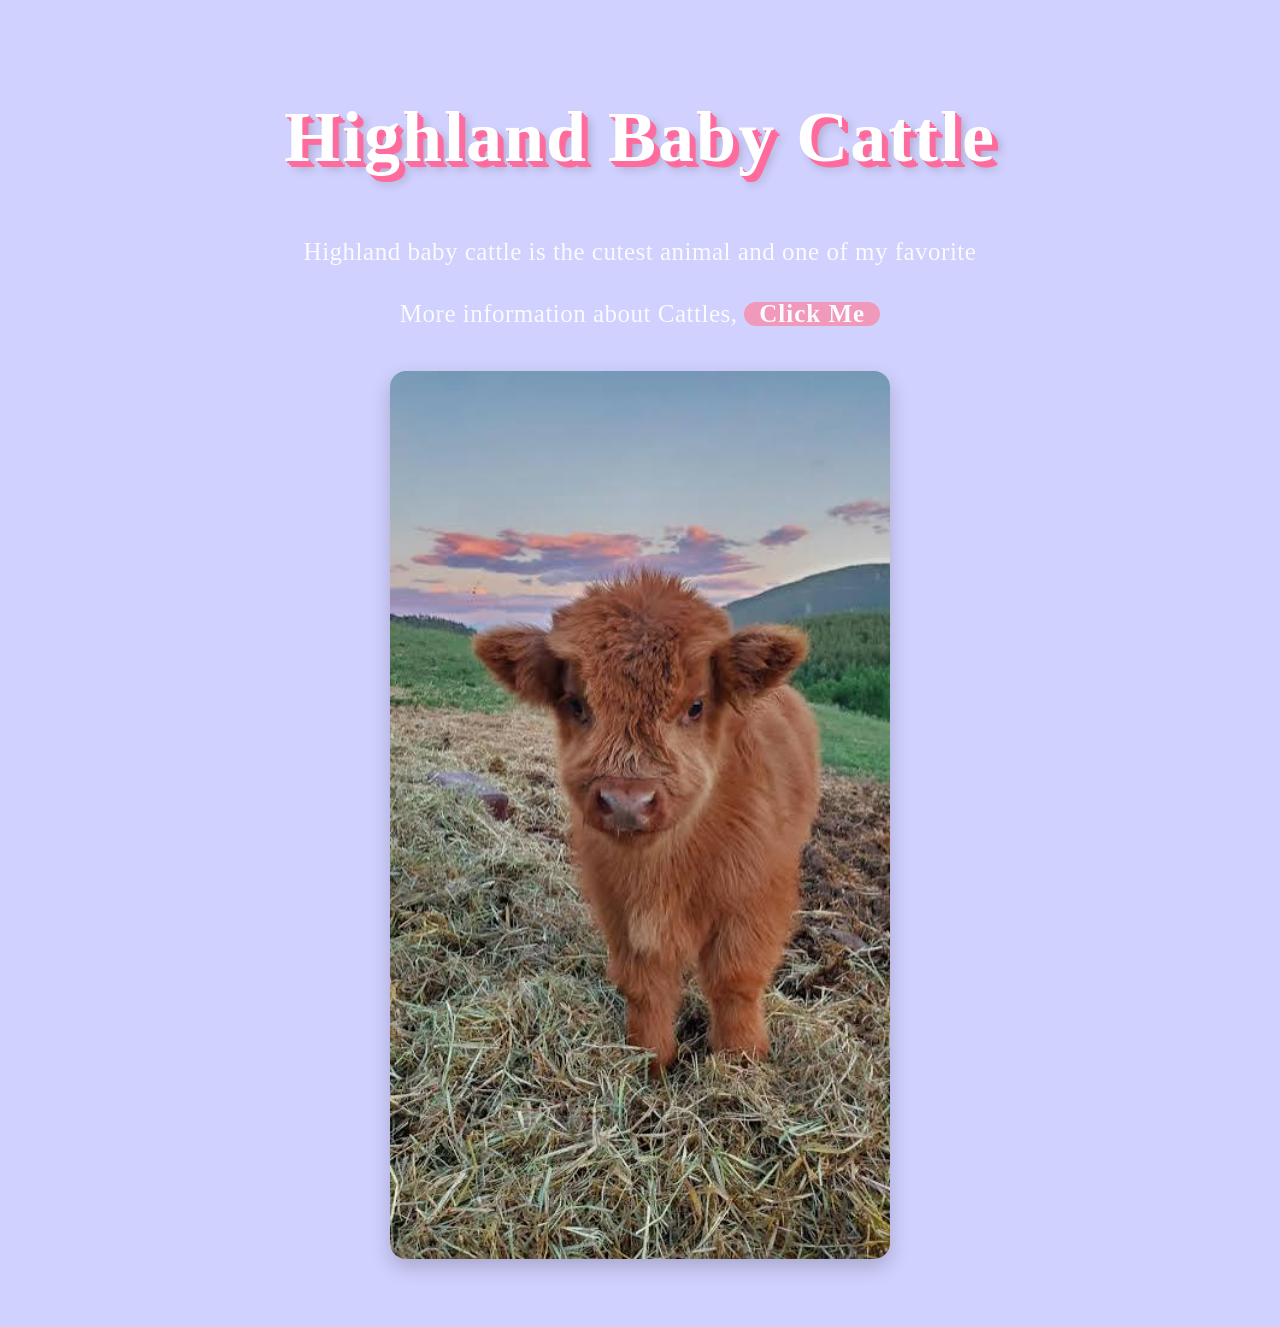
<file: Workshop1/index.html>
<!DOCTYPE html>
<html lang="en">
<head>
    <meta charset="UTF-8">
    <title>Exercise 1</title>
    <link rel="stylesheet" href="css/style.css">
</head>
<body>
    <h1>Highland baby cattle</h1>

    <p>Highland baby cattle is the cutest animal and one of my favorite</p>

    <p id="p2">
        More information about Cattles,
         <a href="https://en.wikipedia.org/wiki/Highland_cattle" target="_blank" class="btn">Click Me</a>
    </p>

    <img src="img/moomoo.png" alt="A baby cattle just posing and standing">

</body>
</html>
</file>
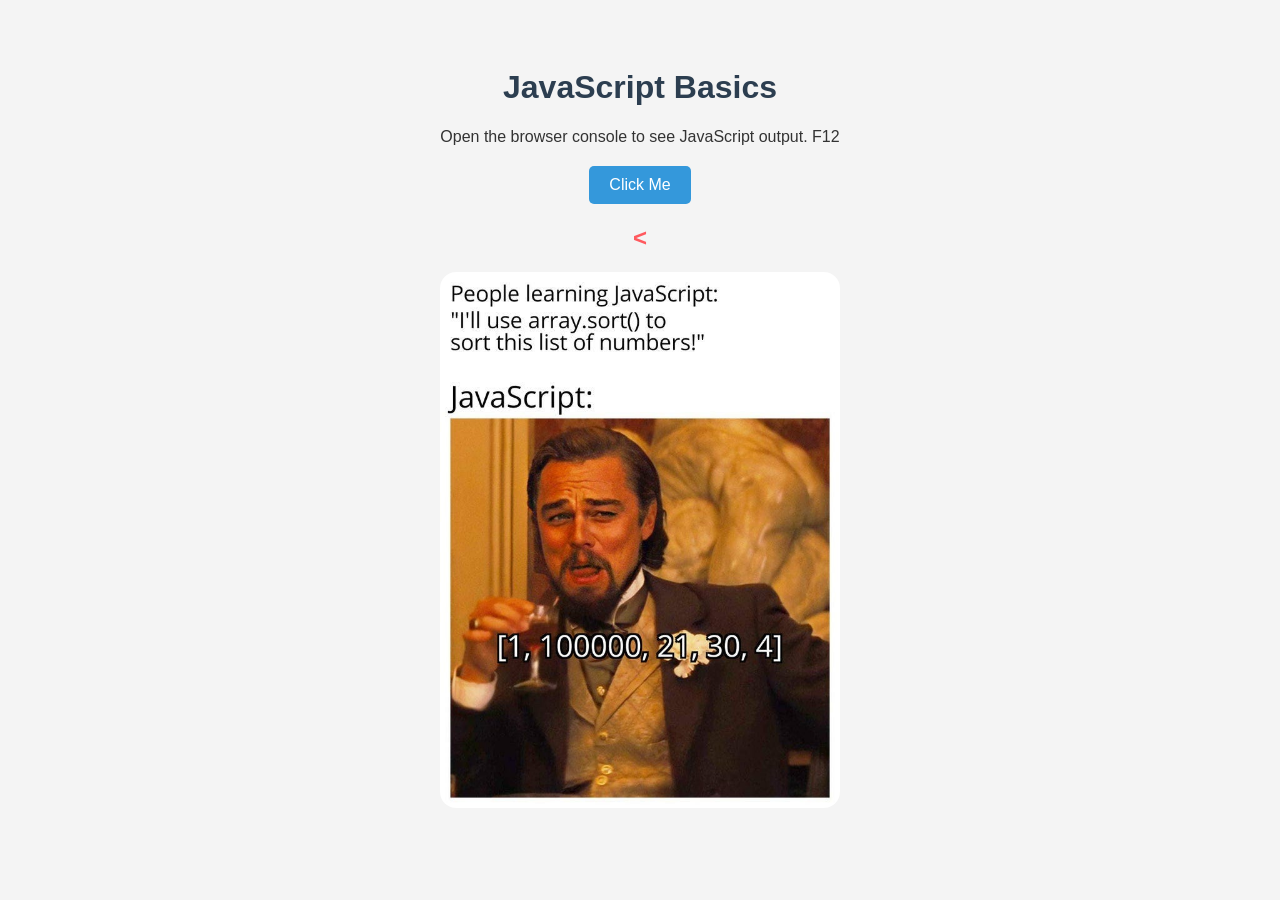
<file: Workshop2/index.html>
<!DOCTYPE html>
<html lang="en">
<head>
    <link rel="stylesheet" href="css/style.css">
    <meta charset="UTF-8">
    <meta name="viewport" content="width=device-width, initial-scale=1.0">
    <title>JavaScript Basics</title>
</head>

<body>

    <h1>JavaScript Basics</h1>
    <p>Open the browser console to see JavaScript output. F12</p>

    <button id="myButton">Click Me</button>
    <p id="message"><</p>

    <!--Link to JavaScript file-->
     <script src="js/script.js"></script> 

     <img src="img/jsmeme.png" alt="js meme">
     
</body>
</html>
</file>
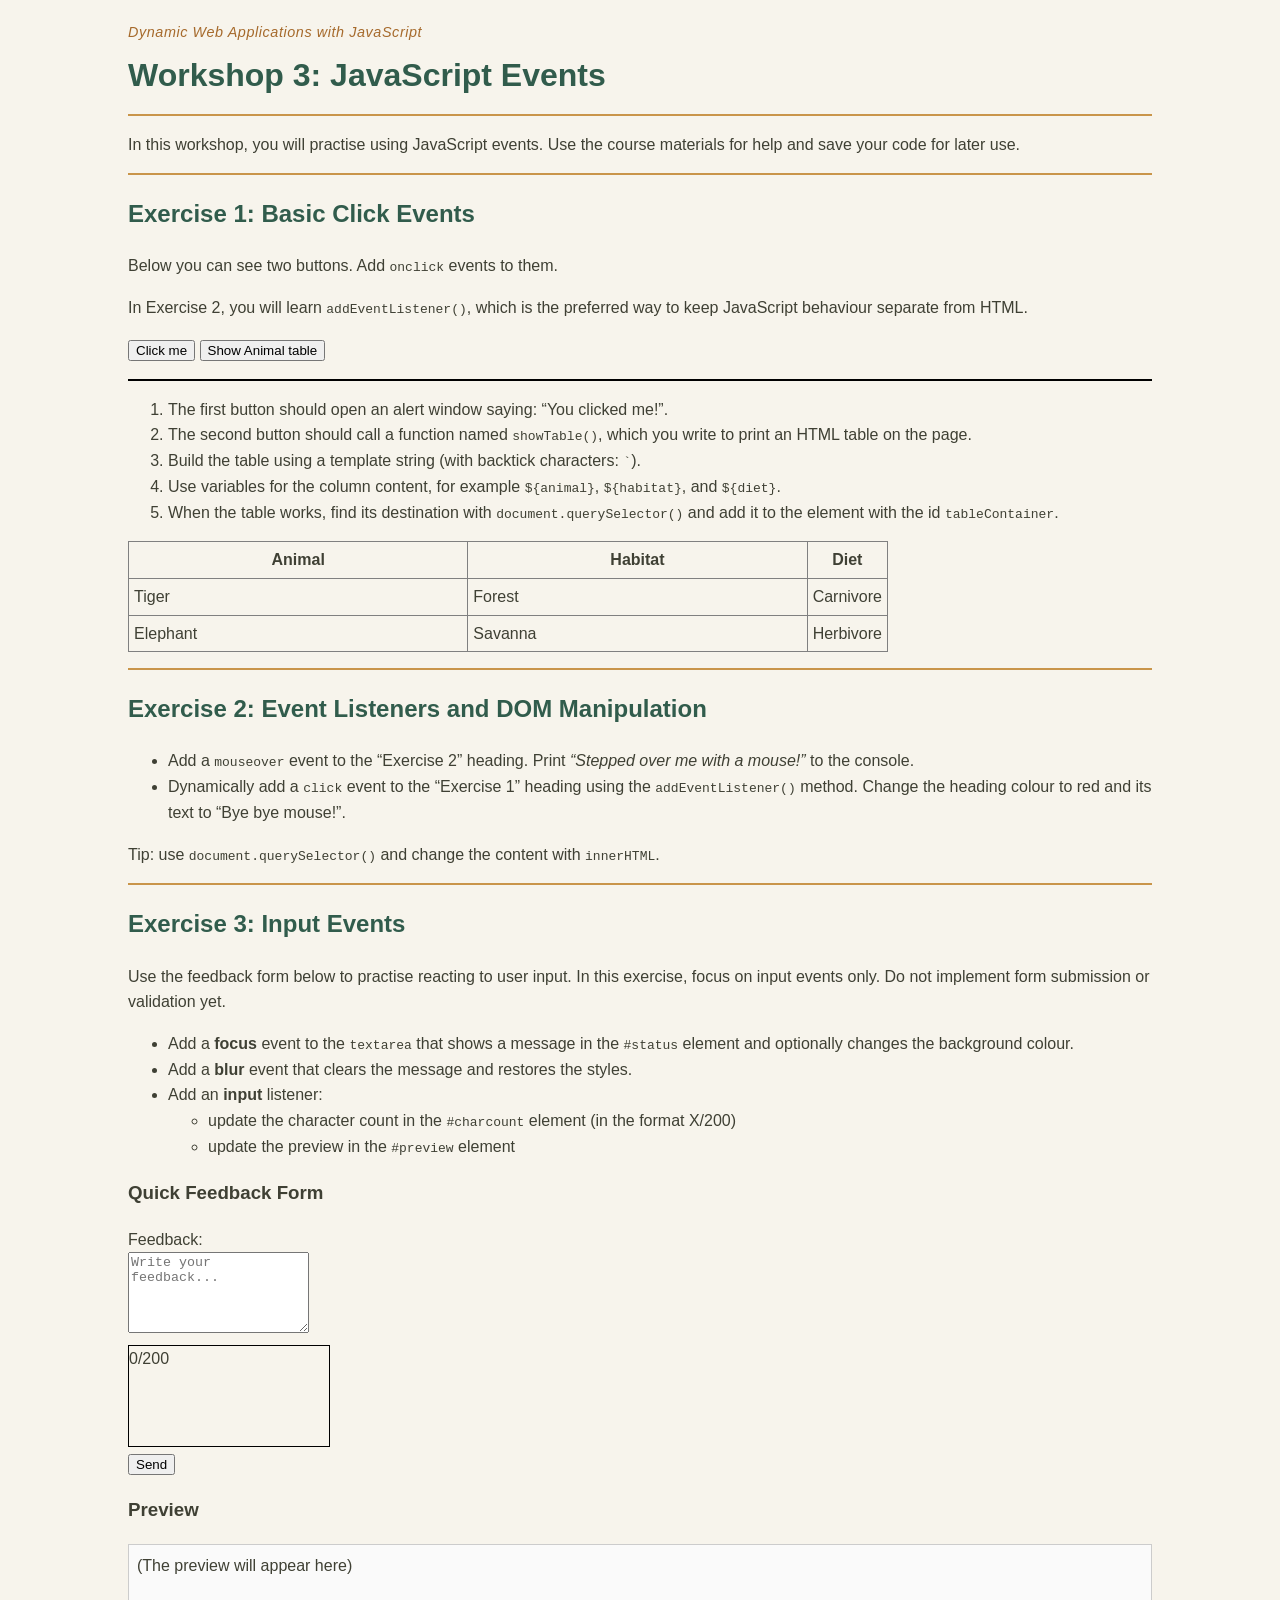
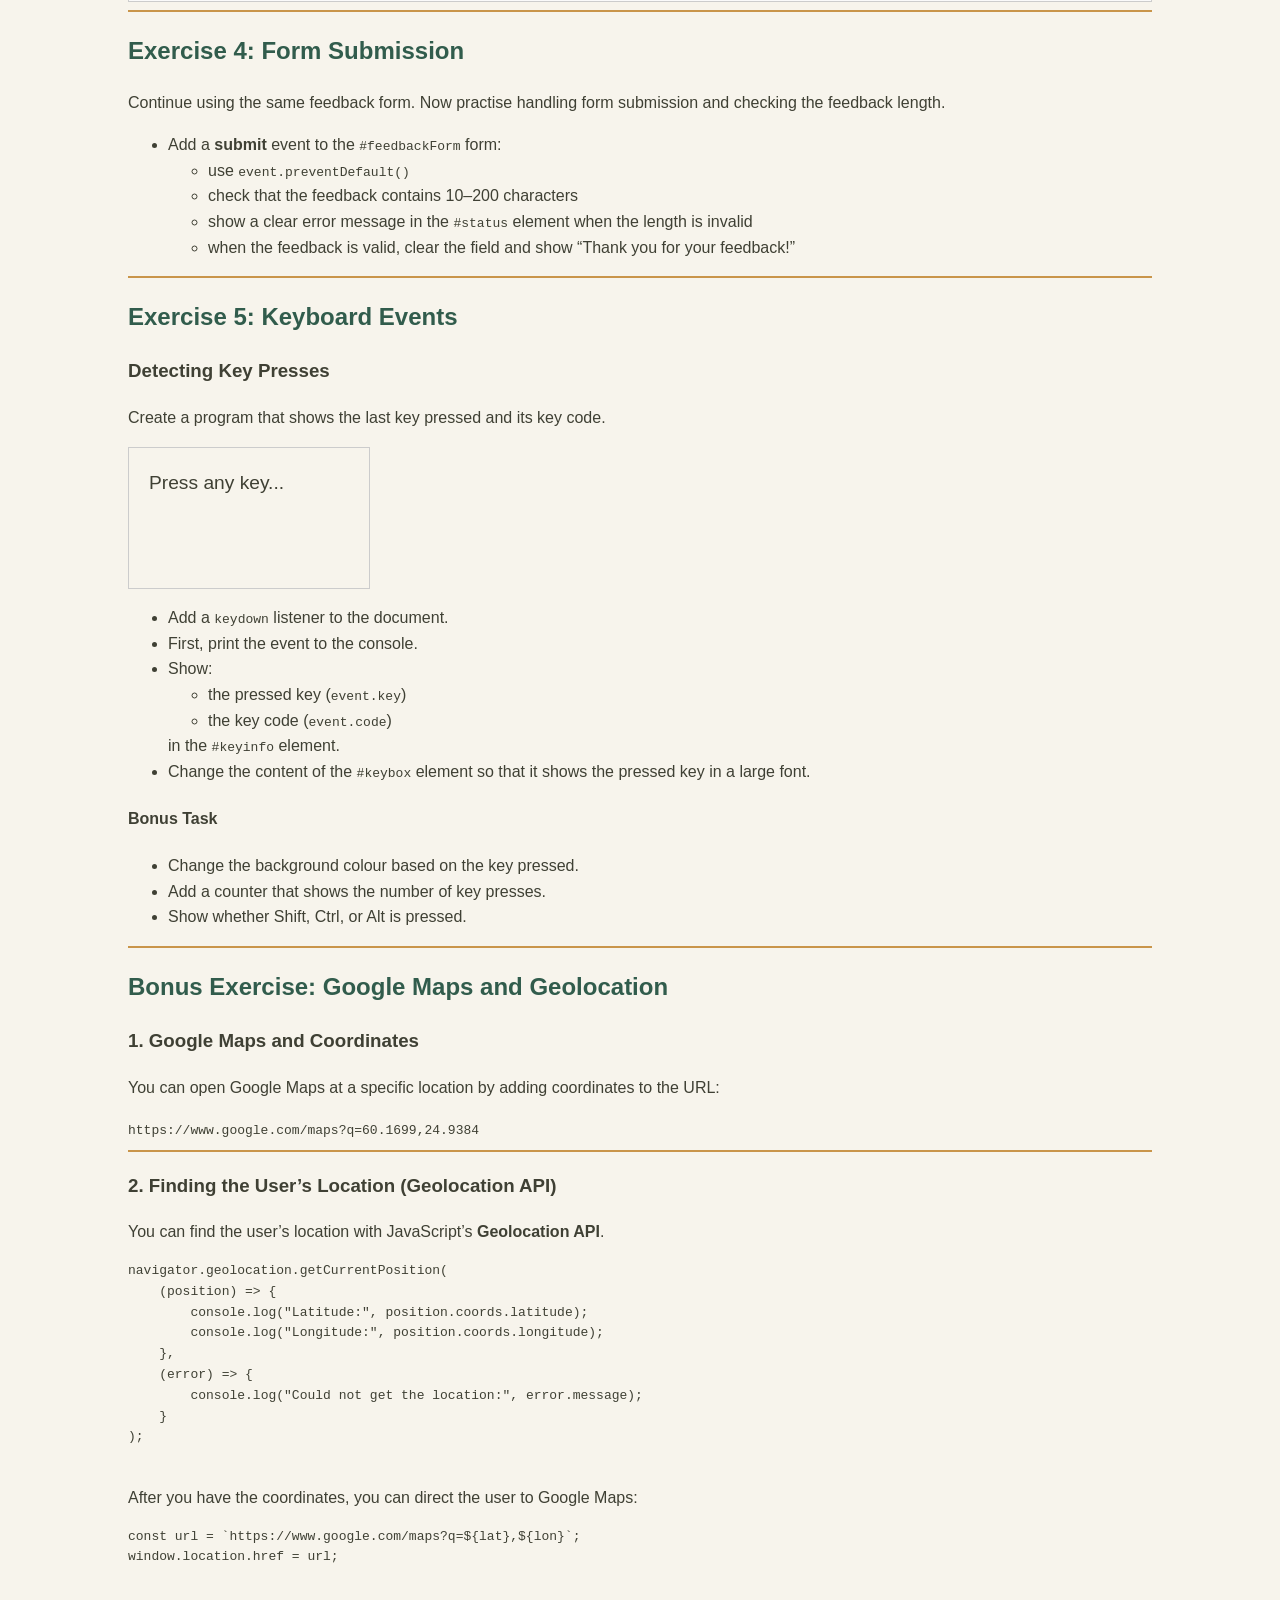
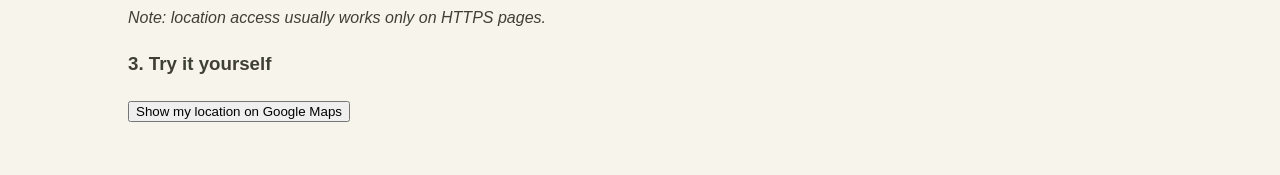
<file: Workshop3/index.html>
<!DOCTYPE html>
<html lang="en">
<head>
    <meta charset="utf-8">
    <title>Workshop 3</title>
    <link rel="stylesheet" href="style.css">
    <script src="java.js" defer></script>
</head>

<body class="ws3">
    <h1>Workshop 3: JavaScript Events</h1>
    <hr>
    <p>
        In this workshop, you will practise using JavaScript events.
        Use the course materials for help and save your code for later use.
    </p>
    <hr>

    <!-- Exercise 1 -->
    <h2>Exercise 1: Basic Click Events</h2>
    <p>Below you can see two buttons. Add <code>onclick</code> events to them.</p>
    <p>In Exercise 2, you will learn <code>addEventListener()</code>, which is the preferred way to keep JavaScript behaviour separate from HTML.</p>

    <p>
        <button onclick="alert('You clicked me!')">Click me</button>
        <button onclick="showTable()">Show Animal table</button>
    </p>

    <div id="tableContainer"></div>

    <ol>
        <li>The first button should open an alert window saying: “You clicked me!”.</li>
        <li>The second button should call a function named <code>showTable()</code>, which you write to print an HTML table on the page.</li>
        <li>Build the table using a template string (with backtick characters: <code>`</code>).</li>
        <li>Use variables for the column content, for example <code>${animal}</code>, <code>${habitat}</code>, and <code>${diet}</code>.</li>
        <li>When the table works, find its destination with <code>document.querySelector()</code> and add it to the element with the id <code>tableContainer</code>.</li>
    </ol>

    <table id="example" class="display">
        <thead>
            <tr>
                <th>Animal</th>
                <th>Habitat</th>
                <th>Diet</th>
            </tr>
        </thead>
        <tbody>
            <tr>
                <td>Tiger</td>
                <td>Forest</td>
                <td>Carnivore</td>
            </tr>
            <tr>
                <td>Elephant</td>
                <td>Savanna</td>
                <td>Herbivore</td>
            </tr>
        </tbody>
    </table>

    <hr>

    <!-- Exercise 2 -->
    <h2>Exercise 2: Event Listeners and DOM Manipulation</h2>
    <ul>
        <li>Add a <code>mouseover</code> event to the “Exercise 2” heading. Print <em>“Stepped over me with a mouse!”</em> to the console.</li>
        <li>Dynamically add a <code>click</code> event to the “Exercise 1” heading using the <code>addEventListener()</code> method. Change the heading colour to red and its text to “Bye bye mouse!”.</li>
    </ul>
    <p>Tip: use <code>document.querySelector()</code> and change the content with <code>innerHTML</code>.</p>

    <hr>

    <!-- Exercise 3 -->
    <h2>Exercise 3: Input Events</h2>
    <p>
        Use the feedback form below to practise reacting to user input.
        In this exercise, focus on input events only. Do not implement form submission or validation yet.
    </p>

    <ul>
        <li>Add a <strong>focus</strong> event to the <code>textarea</code> that shows a message in the <code>#status</code> element and optionally changes the background colour.</li>
        <li>Add a <strong>blur</strong> event that clears the message and restores the styles.</li>
        <li>Add an <strong>input</strong> listener:
            <ul>
                <li>update the character count in the <code>#charcount</code> element (in the format X/200)</li>
                <li>update the preview in the <code>#preview</code> element</li>
            </ul>
        </li>
    </ul>

    <h3>Quick Feedback Form</h3>

    <form id="feedbackForm" novalidate>
        <label for="feedback">Feedback:</label><br>
        <textarea id="feedback" placeholder="Write your feedback..." rows="5"></textarea><br>

        <div style="margin: 4px 0;">
            <span id="charcount">0/200</span>
            <span id="status" aria-live="polite" style="margin-left: 8px; color: #666;"></span>
        </div>

        <button id="sendBtn" type="submit">Send</button>
    </form>

    <h3>Preview</h3>
    <div id="preview" style="border: 1px solid #ccc; padding: 8px; min-height: 40px; background: #fafafa;">
        (The preview will appear here)
    </div>

    <hr>

    <!-- Exercise 4 -->
    <h2>Exercise 4: Form Submission</h2>
    <p>
        Continue using the same feedback form. Now practise handling form submission and checking the feedback length.
    </p>

    <ul>
        <li>Add a <strong>submit</strong> event to the <code>#feedbackForm</code> form:
            <ul>
                <li>use <code>event.preventDefault()</code></li>
                <li>check that the feedback contains 10–200 characters</li>
                <li>show a clear error message in the <code>#status</code> element when the length is invalid</li>
                <li>when the feedback is valid, clear the field and show “Thank you for your feedback!”</li>
            </ul>
        </li>
    </ul>

    <hr>

    <!-- Exercise 5 -->
    <h2>Exercise 5: Keyboard Events</h2>

    <h3>Detecting Key Presses</h3>

    <p>
        Create a program that shows the last key pressed and its key code.
    </p>

    <div id="keybox" style="padding: 20px; border: 1px solid #ccc; font-size: 1.2em;">
        Press any key...
    </div>

    <p id="keyinfo"></p>

    <ul>
        <li>Add a <code>keydown</code> listener to the document.</li>
        <li>First, print the event to the console.</li>
        <li>Show:
            <ul>
                <li>the pressed key (<code>event.key</code>)</li>
                <li>the key code (<code>event.code</code>)</li>
            </ul>
            in the <code>#keyinfo</code> element.
        </li>
        <li>
            Change the content of the <code>#keybox</code> element so that it shows the pressed key in a large font.
        </li>
    </ul>

    <h4>Bonus Task</h4>
    <ul>
        <li>Change the background colour based on the key pressed.</li>
        <li>Add a counter that shows the number of key presses.</li>
        <li>Show whether Shift, Ctrl, or Alt is pressed.</li>
    </ul>

    <hr>

    <!-- Bonus Exercise -->
    <h2>Bonus Exercise: Google Maps and Geolocation</h2>

    <h3>1. Google Maps and Coordinates</h3>
    <p>
        You can open Google Maps at a specific location by adding coordinates to the URL:
    </p>
    <code>https://www.google.com/maps?q=60.1699,24.9384</code>

    <hr>

    <h3>2. Finding the User’s Location (Geolocation API)</h3>
    <p>
        You can find the user’s location with JavaScript’s <strong>Geolocation API</strong>.
    </p>

    <pre>
navigator.geolocation.getCurrentPosition(
    (position) => {
        console.log("Latitude:", position.coords.latitude);
        console.log("Longitude:", position.coords.longitude);
    },
    (error) => {
        console.log("Could not get the location:", error.message);
    }
);
    </pre>

    <p>After you have the coordinates, you can direct the user to Google Maps:</p>

    <pre>
const url = `https://www.google.com/maps?q=${lat},${lon}`;
window.location.href = url;
    </pre>

    <p><em>Note: location access usually works only on HTTPS pages.</em></p>

    <h3>3. Try it yourself</h3>
<button onclick="findLocation()">Show my location on Google Maps</button>
<p id="locationResult"></p>

</body>
</html>
</file>
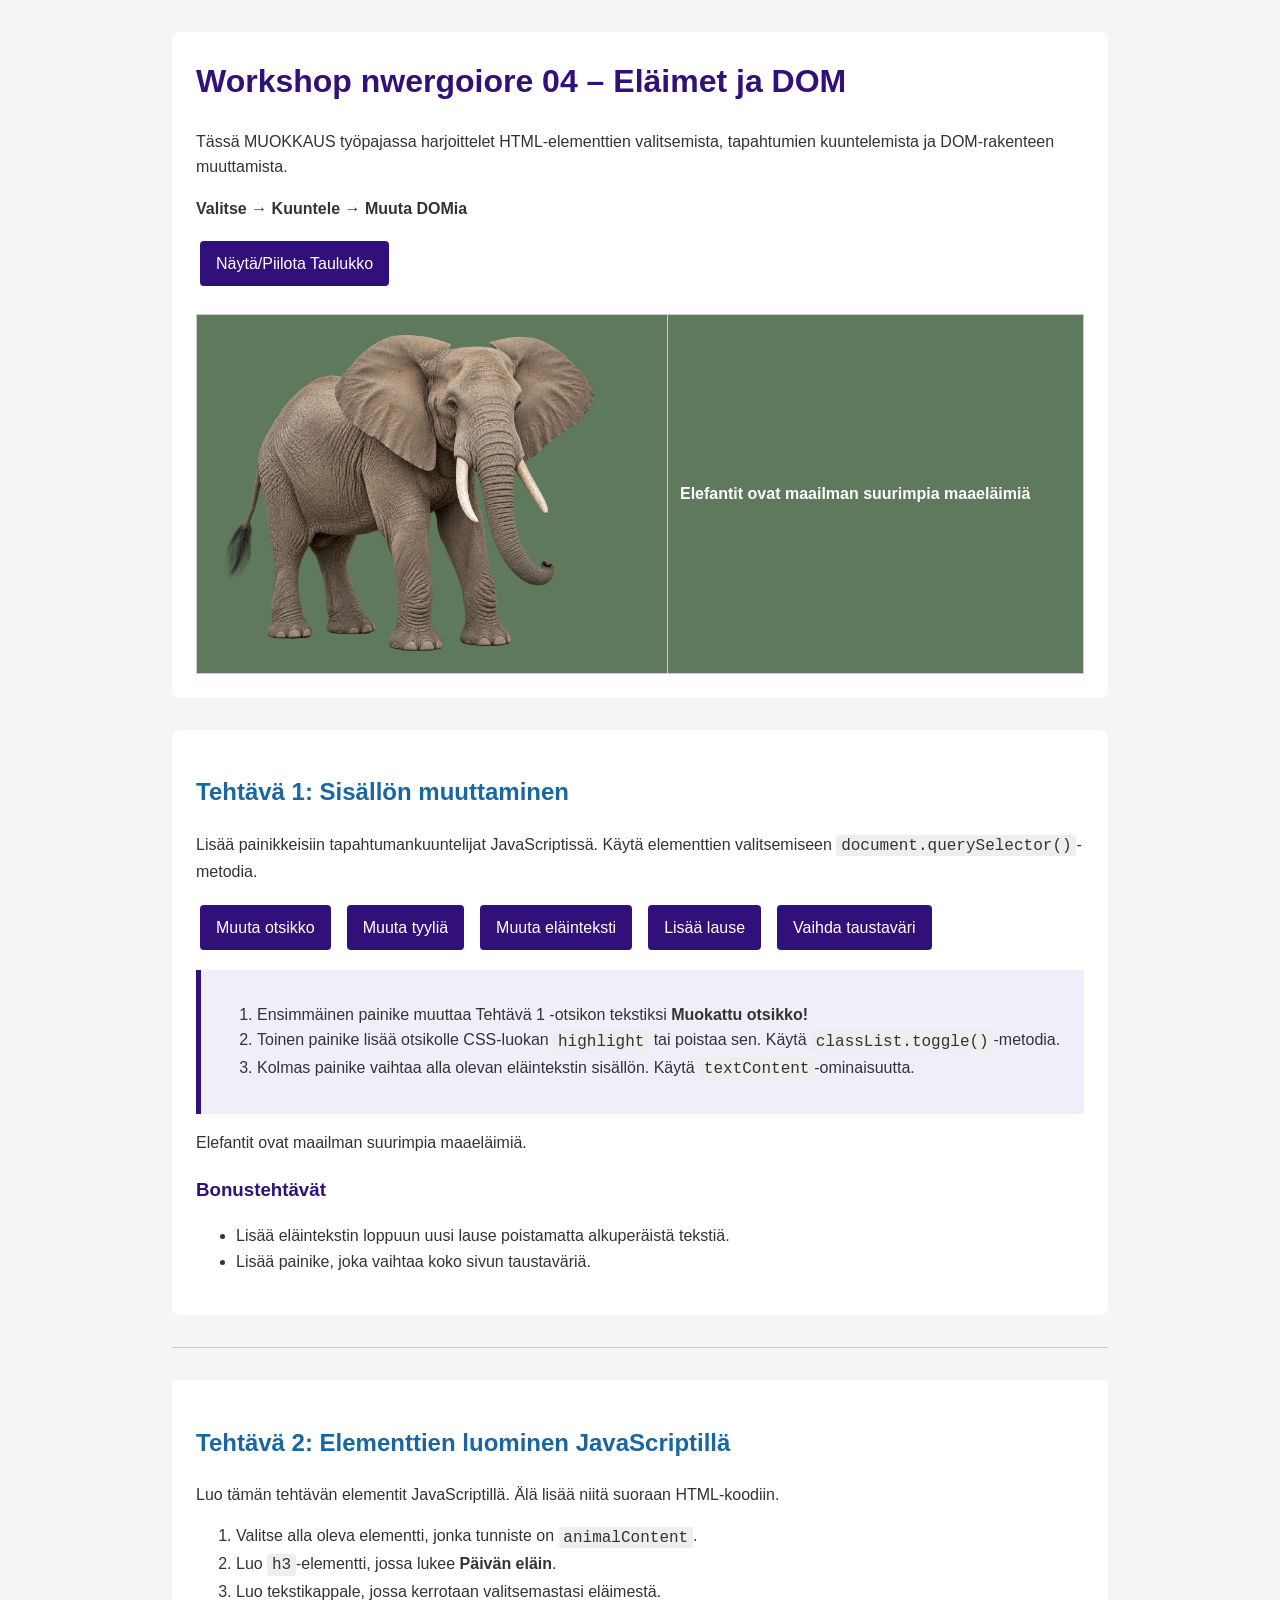
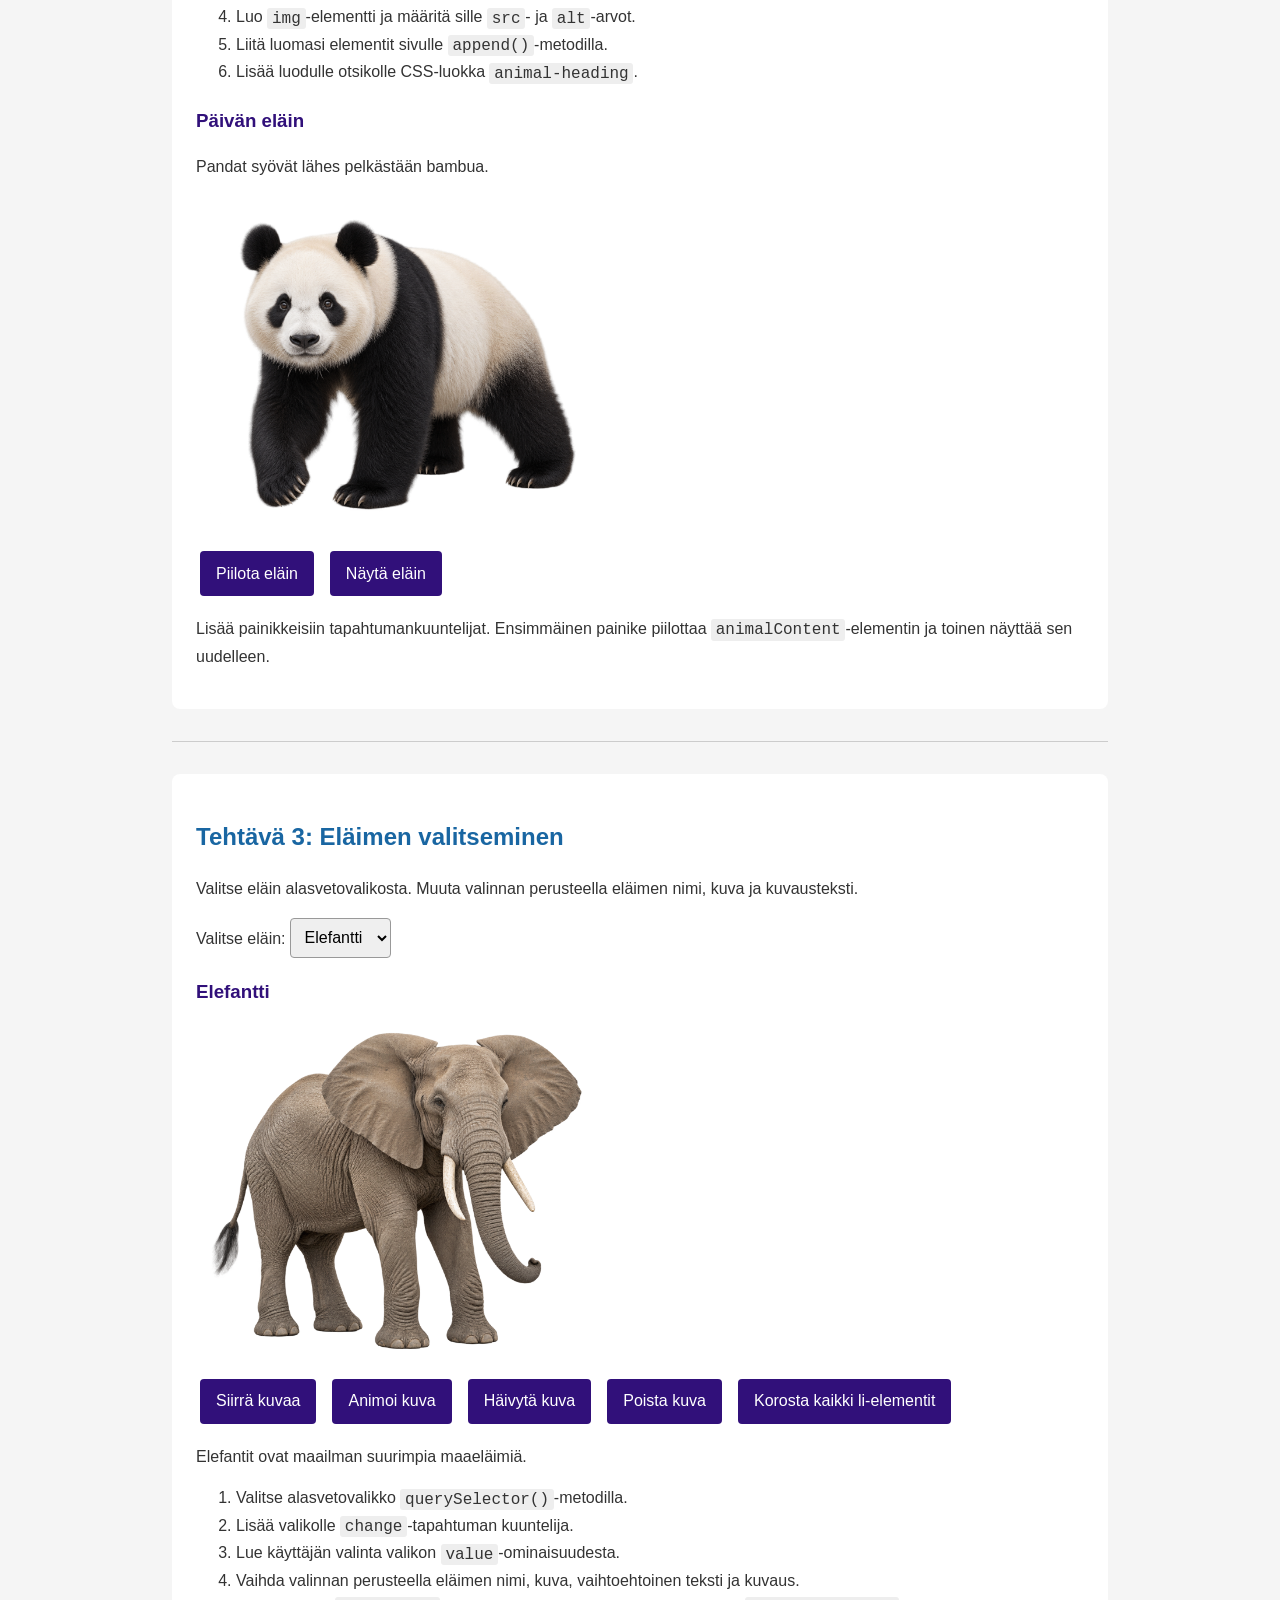
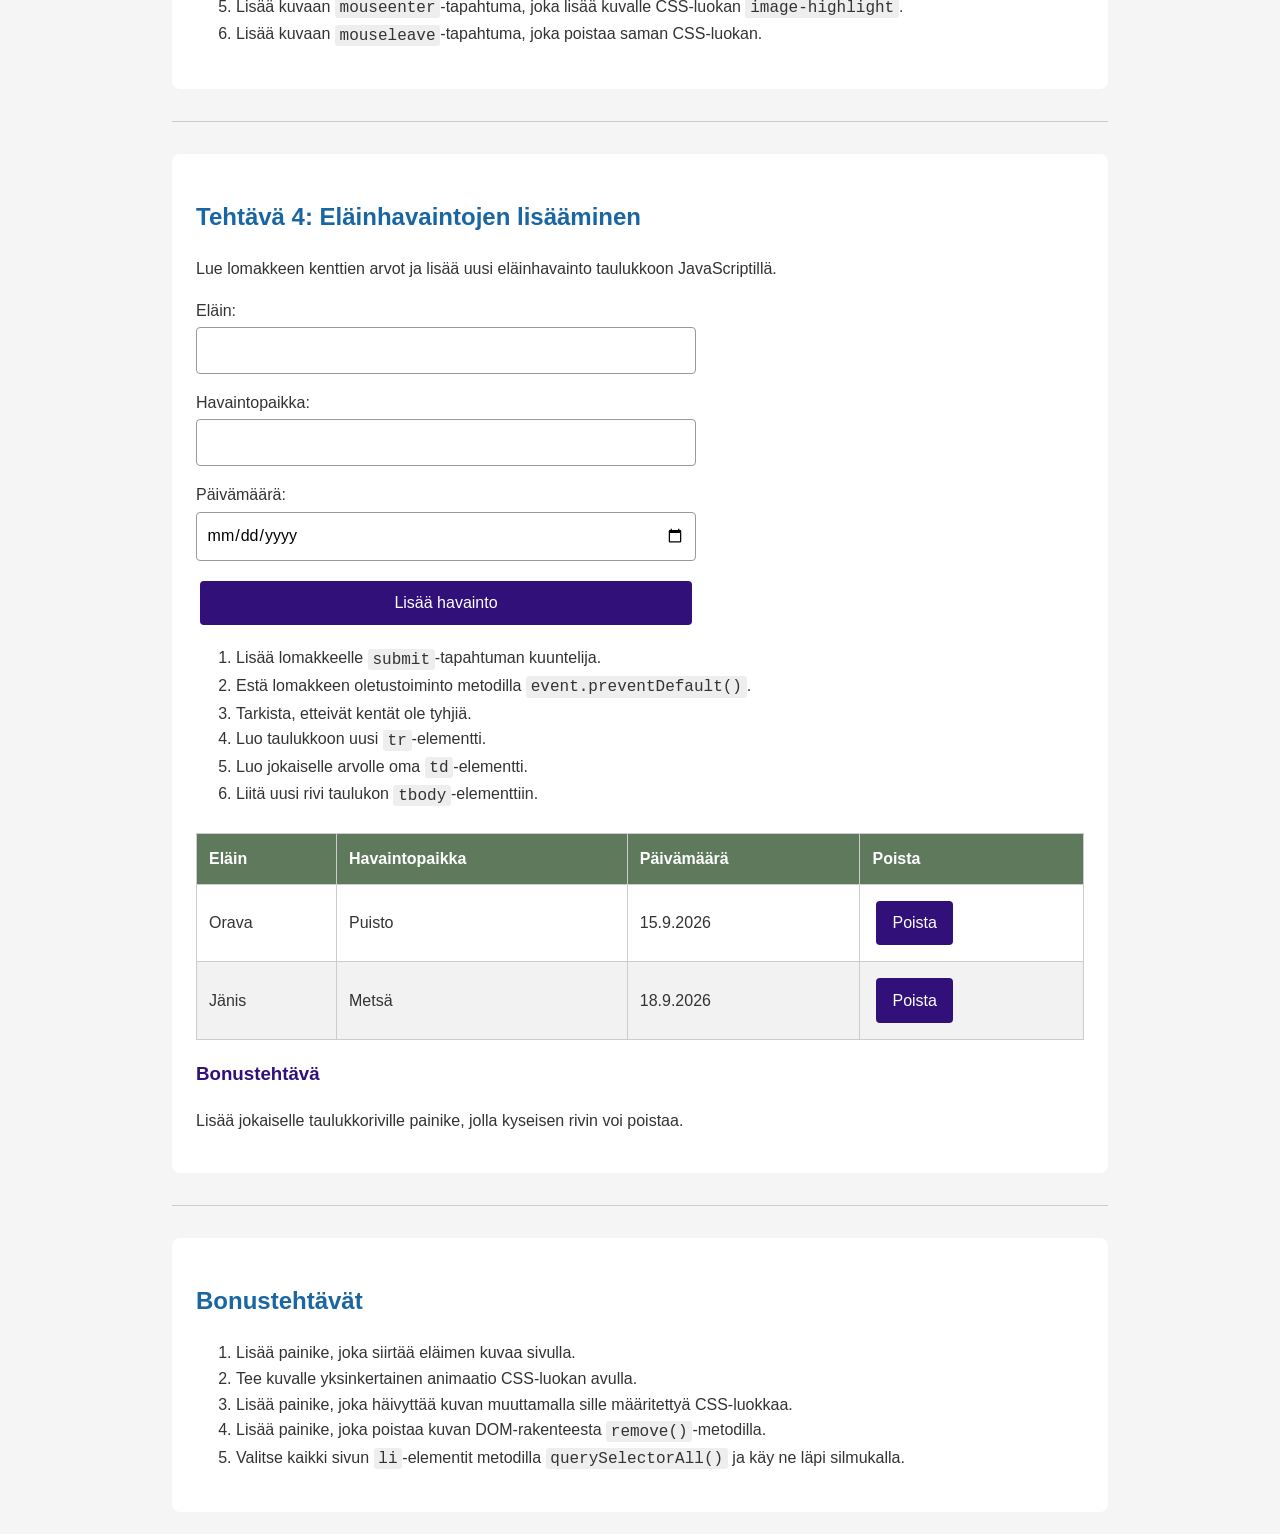
<file: Workshop4/index.html>
<!DOCTYPE html>
<html lang="fi">

<head>
    <meta charset="UTF-8">
    <meta name="viewport" content="width=device-width, initial-scale=1.0">

    <title>Workshop 04 – DOM-H(FHE()HE)(H</title>

    <link rel="stylesheet" href="css/style.css">
    <script src="js/script.js" defer></script>
</head>

<body>
    <header>
        <h1 id="mainHeading">Workshop nwergoiore 04 – Eläimet ja DOM</h1>

        <p>
            Tässä MUOKKAUS työpajassa harjoittelet HTML-elementtien valitsemista,
            tapahtumien kuuntelemista ja DOM-rakenteen muuttamista.
        </p>

        <p>
            <strong>Valitse → Kuuntele → Muuta DOMia</strong>
        </p>

        <p>
            <button id="animalButton">Näytä/Piilota Taulukko</button>
        </p>

        <table id="animalTable">
            <thead>
                <tr>
                    <th><img
                    src="images/elephant.png"
                    alt="Elefantti"
                ></th>
                    <th>Elefantit ovat maailman suurimpia maaeläimiä</th>

                </tr>

            </thead>

        </table>


    </header>

    <main>
        <!-- TEHTÄVÄ 1 -->
        <section>
            <h2 id="taskOneHeading">Tehtävä 1: Sisällön muuttaminen</h2>

            <p>
                Lisää painikkeisiin tapahtumankuuntelijat JavaScriptissä.
                Käytä elementtien valitsemiseen
                <code>document.querySelector()</code>-metodia.
            </p>

            <div class="buttons">
                <button id="changeHeadingButton">
                    Muuta otsikko
                </button>

                <button id="changeStyleButton">
                    Muuta tyyliä
                </button>

                <button id="changeTextButton">
                    Muuta eläinteksti
                </button>
            </div>

            <div class="instructions">
                <ol>
                    <li>
                        Ensimmäinen painike muuttaa Tehtävä 1 -otsikon tekstiksi
                        <strong>Muokattu otsikko!</strong>
                    </li>

                    <li>
                        Toinen painike lisää otsikolle CSS-luokan
                        <code>highlight</code> tai poistaa sen.
                        Käytä <code>classList.toggle()</code>-metodia.
                    </li>

                    <li>
                        Kolmas painike vaihtaa alla olevan eläintekstin sisällön.
                        Käytä <code>textContent</code>-ominaisuutta.
                    </li>
                </ol>
            </div>

            <p id="animalText">
                Elefantit ovat maailman suurimpia maaeläimiä.
            </p>

            <h3>Bonustehtävät</h3>

            <ul>
                <li>
                    Lisää eläintekstin loppuun uusi lause poistamatta
                    alkuperäistä tekstiä.
                </li>

                <li>
                    Lisää painike, joka vaihtaa koko sivun taustaväriä.
                </li>
            </ul>
        </section>

        <hr>

        <!-- TEHTÄVÄ 2 -->
        <section>
            <h2>Tehtävä 2: Elementtien luominen JavaScriptillä</h2>

            <p>
                Luo tämän tehtävän elementit JavaScriptillä. Älä lisää niitä
                suoraan HTML-koodiin.
            </p>

            <ol>
                <li>
                    Valitse alla oleva elementti, jonka tunniste on
                    <code>animalContent</code>.
                </li>

                <li>
                    Luo <code>h3</code>-elementti, jossa lukee
                    <strong>Päivän eläin</strong>.
                </li>

                <li>
                    Luo tekstikappale, jossa kerrotaan valitsemastasi eläimestä.
                </li>

                <li>
                    Luo <code>img</code>-elementti ja määritä sille
                    <code>src</code>- ja <code>alt</code>-arvot.
                </li>

                <li>
                    Liitä luomasi elementit sivulle
                    <code>append()</code>-metodilla.
                </li>

                <li>
                    Lisää luodulle otsikolle CSS-luokka
                    <code>animal-heading</code>.
                </li>
            </ol>

            <div id="animalContent"></div>

            <div class="buttons">
                <button id="hideAnimalButton">
                    Piilota eläin
                </button>

                <button id="showAnimalButton">
                    Näytä eläin
                </button>
            </div>

            <p>
                Lisää painikkeisiin tapahtumankuuntelijat. Ensimmäinen painike
                piilottaa <code>animalContent</code>-elementin ja toinen näyttää
                sen uudelleen.
            </p>
        </section>

        <hr>

        <!-- TEHTÄVÄ 3 -->
        <section>
            <h2>Tehtävä 3: Eläimen valitseminen</h2>

            <p>
                Valitse eläin alasvetovalikosta. Muuta valinnan perusteella
                eläimen nimi, kuva ja kuvausteksti.
            </p>

            <label for="animalSelect">Valitse eläin:</label>

            <select id="animalSelect">
                <option value="elephant">Elefantti</option>
                <option value="tiger">Tiikeri</option>
                <option value="penguin">Pingviini</option>
                <option value="panda">Panda</option>
            </select>

            <article id="selectedAnimal">
                <h3 id="animalName">Elefantti</h3>

                <img
                    id="animalImage"
                    src="images/elephant.png"
                    alt="Elefantti"
                >

                <p id="animalDescription">
                    Elefantit ovat maailman suurimpia maaeläimiä.
                </p>
            </article>

            <ol>
                <li>
                    Valitse alasvetovalikko
                    <code>querySelector()</code>-metodilla.
                </li>

                <li>
                    Lisää valikolle <code>change</code>-tapahtuman kuuntelija.
                </li>

                <li>
                    Lue käyttäjän valinta valikon
                    <code>value</code>-ominaisuudesta.
                </li>

                <li>
                    Vaihda valinnan perusteella eläimen nimi, kuva,
                    vaihtoehtoinen teksti ja kuvaus.
                </li>

                <li>
                    Lisää kuvaan <code>mouseenter</code>-tapahtuma, joka lisää
                    kuvalle CSS-luokan <code>image-highlight</code>.
                </li>

                <li>
                    Lisää kuvaan <code>mouseleave</code>-tapahtuma, joka poistaa
                    saman CSS-luokan.
                </li>
            </ol>
        </section>

        <hr>

        <!-- TEHTÄVÄ 4 -->
        <section>
            <h2>Tehtävä 4: Eläinhavaintojen lisääminen</h2>

            <p>
                Lue lomakkeen kenttien arvot ja lisää uusi eläinhavainto
                taulukkoon JavaScriptillä.
            </p>

            <form id="animalForm">
                <div>
                    <label for="observationAnimal">Eläin:</label>

                    <input
                        type="text"
                        id="observationAnimal"
                        name="observationAnimal"
                    >
                </div>

                <div>
                    <label for="observationLocation">Havaintopaikka:</label>

                    <input
                        type="text"
                        id="observationLocation"
                        name="observationLocation"
                    >
                </div>

                <div>
                    <label for="observationDate">Päivämäärä:</label>

                    <input
                        type="date"
                        id="observationDate"
                        name="observationDate"
                    >
                </div>

                <button type="submit">
                    Lisää havainto
                </button>
            </form>

            <ol>
                <li>
                    Lisää lomakkeelle <code>submit</code>-tapahtuman kuuntelija.
                </li>

                <li>
                    Estä lomakkeen oletustoiminto metodilla
                    <code>event.preventDefault()</code>.
                </li>

                <li>
                    Tarkista, etteivät kentät ole tyhjiä.
                </li>

                <li>
                    Luo taulukkoon uusi <code>tr</code>-elementti.
                </li>

                <li>
                    Luo jokaiselle arvolle oma <code>td</code>-elementti.
                </li>

                <li>
                    Liitä uusi rivi taulukon <code>tbody</code>-elementtiin.
                </li>
            </ol>

            <table id="observationTable">
                <thead>
                    <tr>
                        <th>Eläin</th>
                        <th>Havaintopaikka</th>
                        <th>Päivämäärä</th>
                    </tr>
                </thead>

                <tbody id="observationTableBody">
                    <tr>
                        <td>Orava</td>
                        <td>Puisto</td>
                        <td>15.9.2026</td>
                    </tr>

                    <tr>
                        <td>Jänis</td>
                        <td>Metsä</td>
                        <td>18.9.2026</td>
                    </tr>
                </tbody>
            </table>

            <h3>Bonustehtävä</h3>

            <p>
                Lisää jokaiselle taulukkoriville painike, jolla kyseisen rivin
                voi poistaa.
            </p>
        </section>

        <hr>

        <!-- BONUSTEHTÄVÄT -->
        <section>
            <h2>Bonustehtävät</h2>

            <ol>
                <li>
                    Lisää painike, joka siirtää eläimen kuvaa sivulla.
                </li>

                <li>
                    Tee kuvalle yksinkertainen animaatio CSS-luokan avulla.
                </li>

                <li>
                    Lisää painike, joka häivyttää kuvan muuttamalla sille
                    määritettyä CSS-luokkaa.
                </li>

                <li>
                    Lisää painike, joka poistaa kuvan DOM-rakenteesta
                    <code>remove()</code>-metodilla.
                </li>

                <li>
                    Valitse kaikki sivun <code>li</code>-elementit metodilla
                    <code>querySelectorAll()</code> ja käy ne läpi silmukalla.
                </li>
            </ol>
        </section>
    </main>
</body>

</html>
</file>
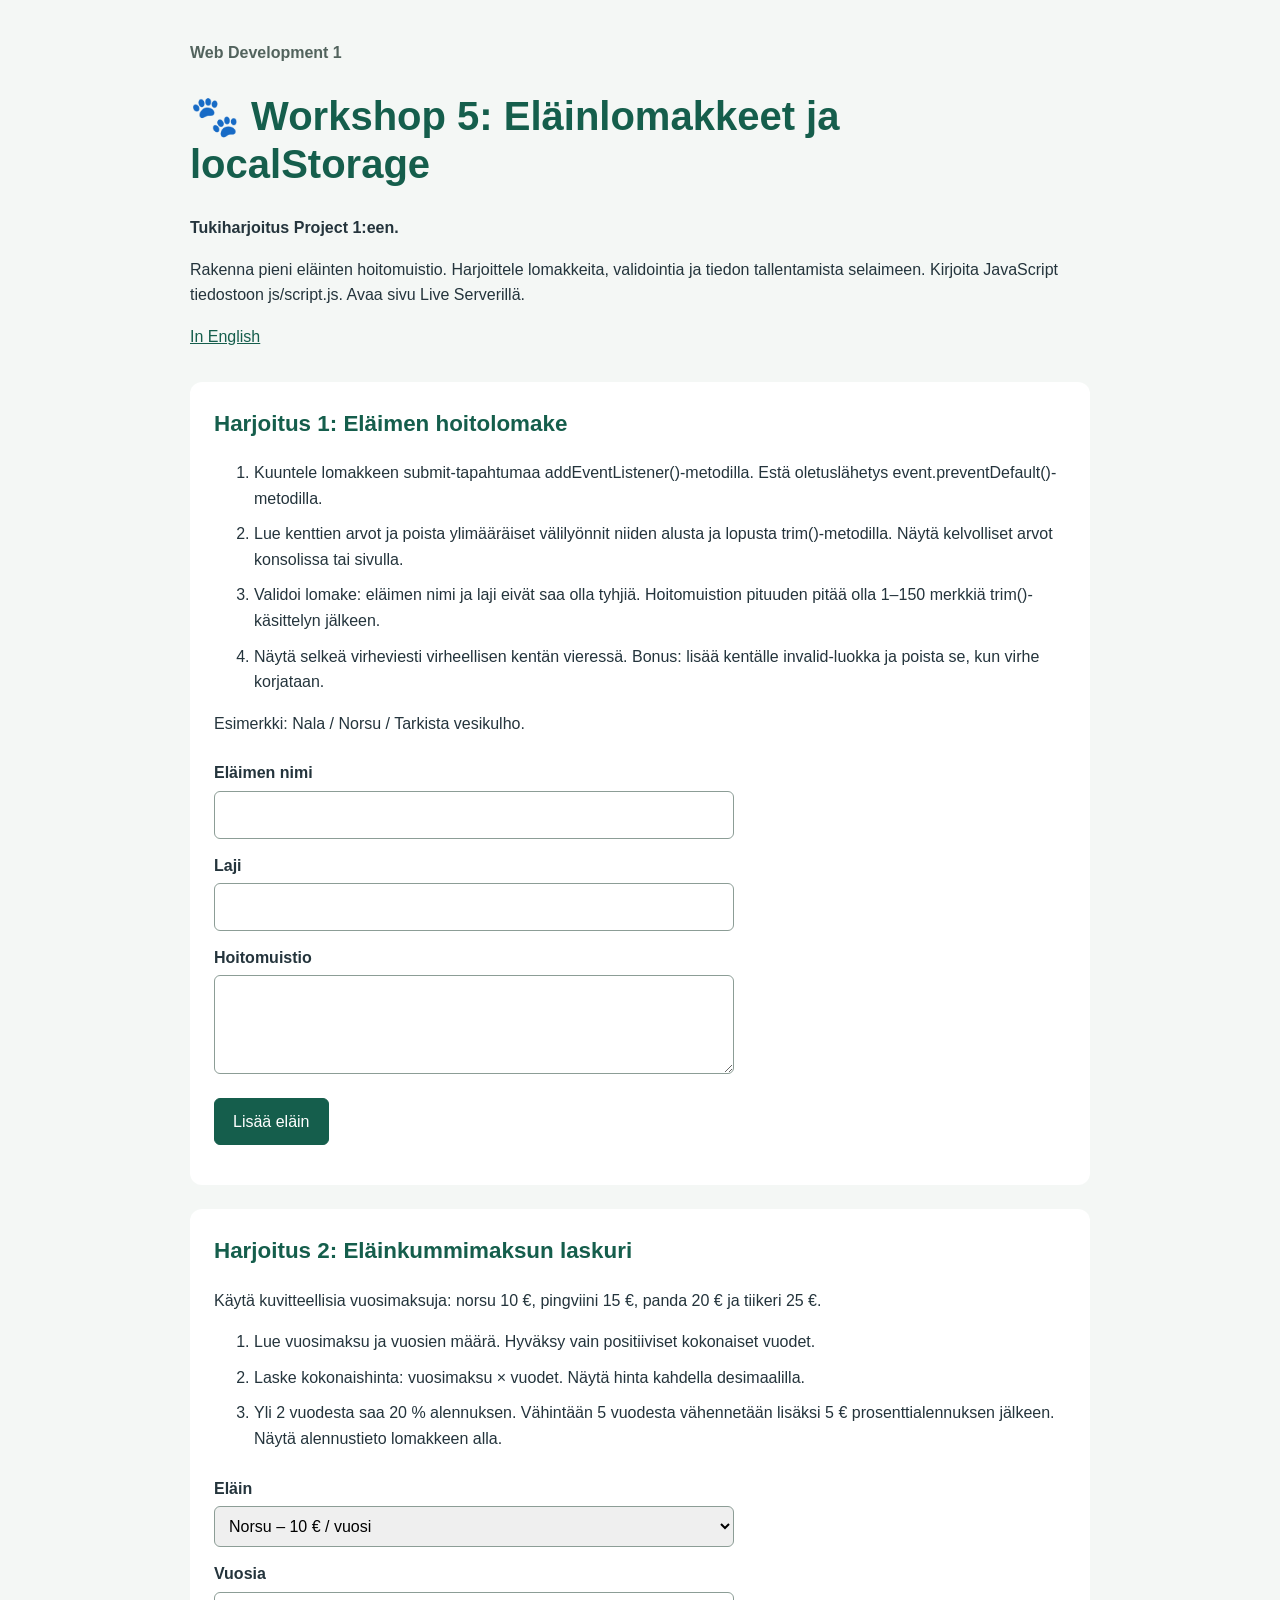
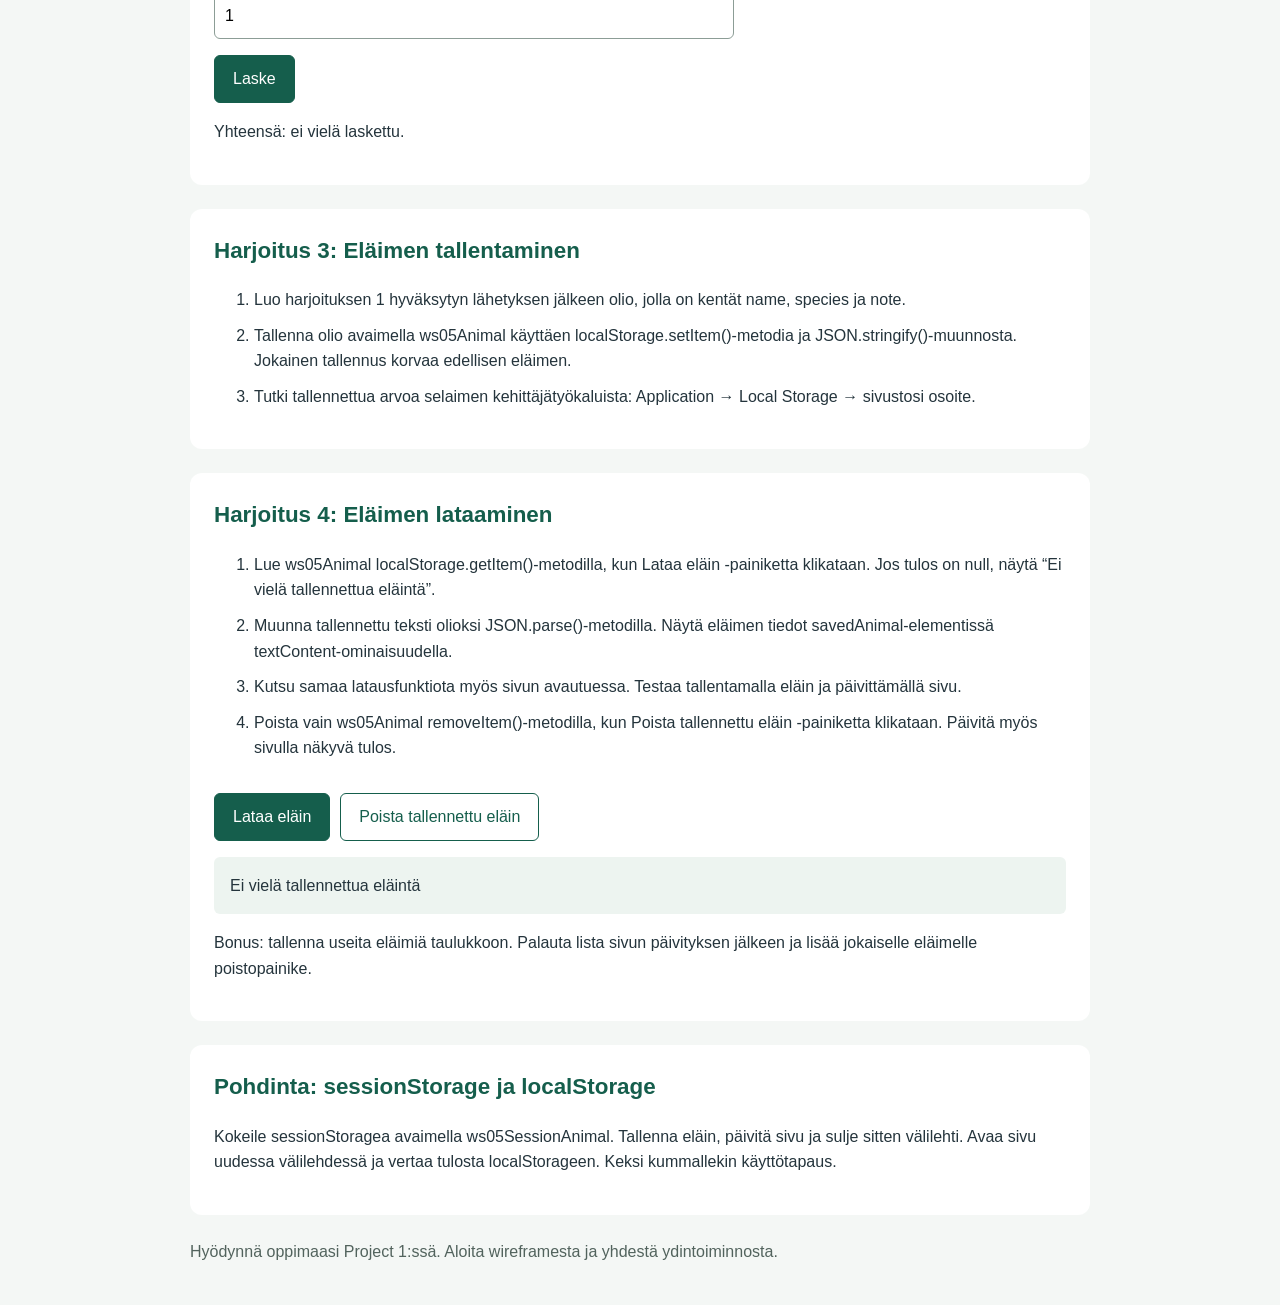
<file: Workshop5/index.html>
<!DOCTYPE html>
<html lang="fi">
<head>
  <meta charset="UTF-8">
  <meta name="viewport" content="width=device-width, initial-scale=1.0">
  <title>Workshop 5: Eläinlomakkeet ja localStorage</title>
  <link rel="stylesheet" href="css/style.css">
  <script src="js/script.js" defer></script>
</head>
<body>
<main>
<header>
  <p class="course">Web Development 1</p>
  <h1>🐾 Workshop 5: Eläinlomakkeet ja localStorage</h1>
  <p class="notice">Tukiharjoitus Project 1:een.</p>
  <p>Rakenna pieni eläinten hoitomuistio. Harjoittele lomakkeita, validointia ja tiedon tallentamista selaimeen. Kirjoita JavaScript tiedostoon js/script.js. Avaa sivu Live Serverillä.</p>
  <a href="index.html" lang="en">In English</a>
</header>
<section>
  <h2>Harjoitus 1: Eläimen hoitolomake</h2>
  <ol><li>Kuuntele lomakkeen submit-tapahtumaa addEventListener()-metodilla. Estä oletuslähetys event.preventDefault()-metodilla.</li><li>Lue kenttien arvot ja poista ylimääräiset välilyönnit niiden alusta ja lopusta trim()-metodilla. Näytä kelvolliset arvot konsolissa tai sivulla.</li><li>Validoi lomake: eläimen nimi ja laji eivät saa olla tyhjiä. Hoitomuistion pituuden pitää olla 1–150 merkkiä trim()-käsittelyn jälkeen.</li><li>Näytä selkeä virheviesti virheellisen kentän vieressä. Bonus: lisää kentälle invalid-luokka ja poista se, kun virhe korjataan.</li></ol>
  <p>Esimerkki: Nala / Norsu / Tarkista vesikulho.</p>
  <!-- novalidate allows students to practise JavaScript validation. -->
  <form id="animalForm" novalidate>
    <label for="animalName">Eläimen nimi</label>
    <input id="animalName" name="name" type="text" required aria-describedby="nameError">
    <span id="nameError" class="error" aria-live="polite"></span>
    <label for="animalSpecies">Laji</label>
    <input id="animalSpecies" name="species" type="text" required aria-describedby="speciesError">
    <span id="speciesError" class="error" aria-live="polite"></span>
    <label for="careNote">Hoitomuistio</label>
    <textarea id="careNote" name="note" rows="3" required aria-describedby="noteError"></textarea>
    <span id="noteError" class="error" aria-live="polite"></span>
    <button type="submit">Lisää eläin</button>
  </form>
  <p id="formResult" role="status"></p>
</section>
<section>
  <h2>Harjoitus 2: Eläinkummimaksun laskuri</h2>
  <p>Käytä kuvitteellisia vuosimaksuja: norsu 10 €, pingviini 15 €, panda 20 € ja tiikeri 25 €.</p>
  <ol><li>Lue vuosimaksu ja vuosien määrä. Hyväksy vain positiiviset kokonaiset vuodet.</li><li>Laske kokonaishinta: vuosimaksu × vuodet. Näytä hinta kahdella desimaalilla.</li><li>Yli 2 vuodesta saa 20 % alennuksen. Vähintään 5 vuodesta vähennetään lisäksi 5 € prosenttialennuksen jälkeen. Näytä alennustieto lomakkeen alla.</li></ol>
  <form id="sponsorForm">
    <label for="animalType">Eläin</label>
    <select id="animalType" name="type"><option value="10">Norsu – 10 € / vuosi</option><option value="15">Pingviini – 15 € / vuosi</option><option value="20">Panda – 20 € / vuosi</option><option value="25">Tiikeri – 25 € / vuosi</option></select>
    <label for="years">Vuosia</label>
    <input id="years" name="years" type="number" min="1" step="1" value="1" required>
    <button type="submit">Laske</button>
  </form>
  <p id="cost" role="status">Yhteensä: ei vielä laskettu.</p>
  <p id="discountMessage" aria-live="polite"></p>
</section>
<section>
  <h2>Harjoitus 3: Eläimen tallentaminen</h2>
  <ol><li>Luo harjoituksen 1 hyväksytyn lähetyksen jälkeen olio, jolla on kentät name, species ja note.</li><li>Tallenna olio avaimella ws05Animal käyttäen localStorage.setItem()-metodia ja JSON.stringify()-muunnosta. Jokainen tallennus korvaa edellisen eläimen.</li><li>Tutki tallennettua arvoa selaimen kehittäjätyökaluista: Application → Local Storage → sivustosi osoite.</li></ol>
</section>
<section>
  <h2>Harjoitus 4: Eläimen lataaminen</h2>
  <ol><li>Lue ws05Animal localStorage.getItem()-metodilla, kun Lataa eläin -painiketta klikataan. Jos tulos on null, näytä “Ei vielä tallennettua eläintä”.</li><li>Muunna tallennettu teksti olioksi JSON.parse()-metodilla. Näytä eläimen tiedot savedAnimal-elementissä textContent-ominaisuudella.</li><li>Kutsu samaa latausfunktiota myös sivun avautuessa. Testaa tallentamalla eläin ja päivittämällä sivu.</li><li>Poista vain ws05Animal removeItem()-metodilla, kun Poista tallennettu eläin -painiketta klikataan. Päivitä myös sivulla näkyvä tulos.</li></ol>
  <div class="actions">
    <button type="button" id="loadAnimal">Lataa eläin</button>
    <button type="button" id="clearAnimal" class="secondary">Poista tallennettu eläin</button>
  </div>
  <p id="savedAnimal" class="saved" role="status">Tallennetun eläimen tiedot näkyvät tässä.</p>
  <p>Bonus: tallenna useita eläimiä taulukkoon. Palauta lista sivun päivityksen jälkeen ja lisää jokaiselle eläimelle poistopainike.</p>
</section>
<section>
  <h2>Pohdinta: sessionStorage ja localStorage</h2>
  <p>Kokeile sessionStoragea avaimella ws05SessionAnimal. Tallenna eläin, päivitä sivu ja sulje sitten välilehti. Avaa sivu uudessa välilehdessä ja vertaa tulosta localStorageen. Keksi kummallekin käyttötapaus.</p>
</section>
<footer><p>Hyödynnä oppimaasi Project 1:ssä. Aloita wireframesta ja yhdestä ydintoiminnosta.</p></footer>
</main>
</body>
</html>
</file>
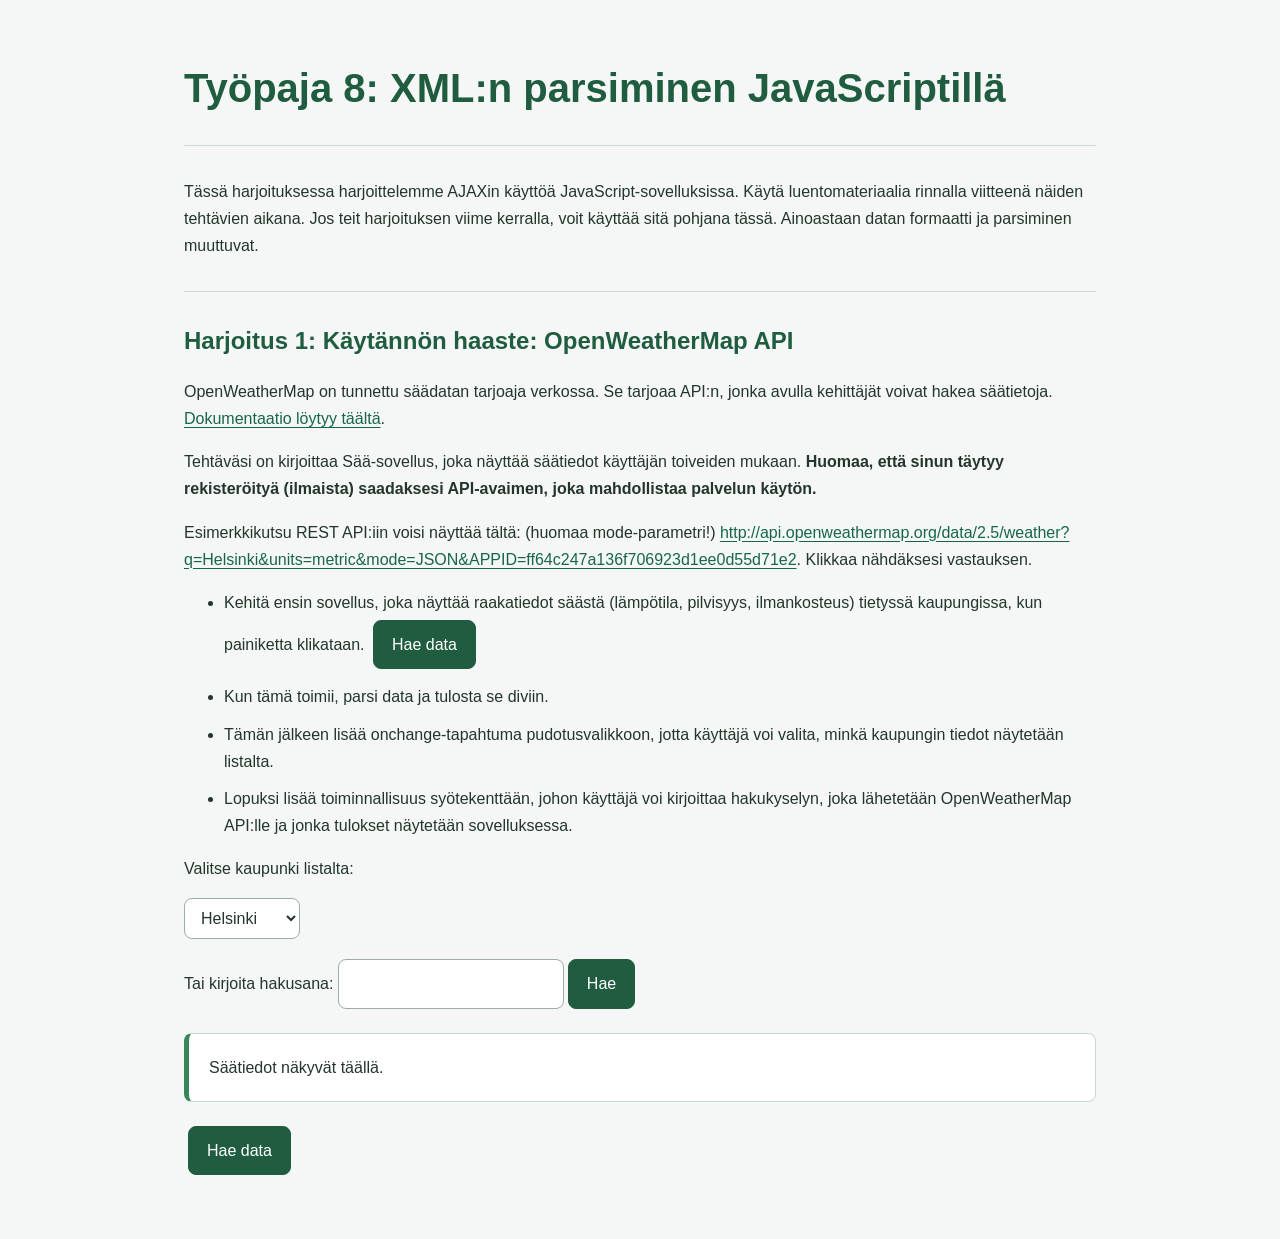
<file: Workshop8/index.html>
<!DOCTYPE html>
<HTML lang="fi">

<head>
    <meta charset="utf-8">
    <title>Työpaja 8</title>
    <link rel="stylesheet" href="../Workshop7/css/styles.css">
     <!--This is a comment. Comments are not displayed in the browser-->
    <!--defer odottaa, että HTML on luettu ennen JavaScriptin suorittamista.-->
    <script src="js/script.js" defer></script>
</head>

<body class="ws8">
    <h1>Työpaja 8: XML:n parsiminen JavaScriptillä</h1>
    <hr />
    <p>Tässä harjoituksessa harjoittelemme AJAXin käyttöä JavaScript-sovelluksissa. Käytä luentomateriaalia rinnalla
        viitteenä näiden tehtävien aikana. Jos teit harjoituksen viime kerralla, voit käyttää sitä pohjana tässä.
        Ainoastaan datan formaatti ja parsiminen muuttuvat.</p>

    <hr />
    <h2>Harjoitus 1: Käytännön haaste: OpenWeatherMap API</h2>

    <p>OpenWeatherMap on tunnettu säädatan tarjoaja verkossa. Se tarjoaa API:n, jonka avulla kehittäjät voivat hakea
        säätietoja. <a href="https://openweathermap.org/api">Dokumentaatio löytyy täältä</a>.</p>
    <p>Tehtäväsi on kirjoittaa Sää-sovellus, joka näyttää säätiedot käyttäjän toiveiden mukaan. <b>Huomaa, että sinun
            täytyy rekisteröityä (ilmaista) saadaksesi API-avaimen, joka mahdollistaa palvelun käytön.</b></p>

    <p>Esimerkkikutsu REST API:iin voisi näyttää tältä: (huomaa mode-parametri!) <a
            href="http://api.openweathermap.org/data/2.5/weather?q=Helsinki&units=metric&mode=xml&APPID=ff64c247a136f706923d1ee0d55d71e2">http://api.openweathermap.org/data/2.5/weather?q=Helsinki&units=metric&mode=JSON&APPID=ff64c247a136f706923d1ee0d55d71e2</a>.
        Klikkaa nähdäksesi vastauksen.</p>
    <ul>
        <li>Kehitä ensin sovellus, joka näyttää raakatiedot säästä (lämpötila, pilvisyys, ilmankosteus) tietyssä
            kaupungissa, kun painiketta klikataan. <button>Hae data</button></li>
        <li>Kun tämä toimii, parsi data ja tulosta se diviin.</li>
        <li>Tämän jälkeen lisää onchange-tapahtuma pudotusvalikkoon, jotta käyttäjä voi valita, minkä kaupungin tiedot
            näytetään listalta.</li>
        <li>Lopuksi lisää toiminnallisuus syötekenttään, johon käyttäjä voi kirjoittaa hakukyselyn, joka lähetetään
            OpenWeatherMap API:lle ja jonka tulokset näytetään sovelluksessa.</li>
    </ul>
    <p>Valitse kaupunki listalta:</p>
    <select name="mySelect" id="city" onchange="">
        <option value="Helsinki">Helsinki</option>
        <option value="Stockholm">Tukholma</option>
        <option value="Rome">Rooma</option>
        <option value="New York">New York</option>
    </select>
    <p>Tai kirjoita hakusana: <input id="citysearch" /><button id="search">Hae</button></p>
    <div id="weatherdata">Säätiedot näkyvät täällä.</div>

    <!--This is a comment. Comments are not displayed in the browser-->
    <button id="fetchWeather">Hae data</button>

</body>

</html>
</file>
<file: Workshop1/css/style.css>
body {
        background-color: #d1d1ff;
        display: flex;
        flex-direction: column;
        align-items: center;
        text-align: center;
        padding: 40px 20px;
    }

h1 {
   font-family: 'Baloo 2', cursive;
    color: rgb(255, 255, 255);
    font-weight: 800;
     color: white;
    text-shadow:
        2px 2px 0 #ff6b9d,
        4px 4px 0 #ff6b9d,
        6px 6px 0 #ff6b9d,
        8px 8px 10px rgba(0,0,0,0.2);
    font-size: 72px;
    letter-spacing: 2px;
    text-transform: capitalize;
}

p {
    color: white;
    text-align: center;
    font-size: 25px;
    font-family: 'Baloo 2', cursive;
    font-weight: 400;
    line-height: 0;
    opacity: 0.9;
    letter-spacing: 0.5px;
}

a {
    color:cornsilk;
    letter-spacing: 1px;
    
}

.btn {
    display: inline-block;
    padding: 12px 15px;
    background-color: #f493b3;
    color: white;
    text-decoration: none;
    border-radius: 12px;
    font-weight: bold;
}

.btn:hover {
    background-color: #ff4785;
}

#p2 {
    margin-top: 25px;
    text-align: center;
}

img {
    display: block;
    margin: 20px auto;
    max-width: 500px;
    width: 100%;
    border-radius: 16px;
    box-shadow: 0 8px 20px rgba(0, 0, 0, 0.2);
}
</file>
<file: Workshop2/css/style.css>
body {
    font-family: Arial, Helvetica, sans-serif;
    background-color: #f4f4f4;
    color: #333;
    text-align: center;
    padding: 40px;
}

h1 {
    color: #2c3e50;
}

p{
    font-size: 16px;
    margin-bottom: 20px;
}

button {
    padding: 10px 20px;
    font-size: 16px;
    background-color: #3498db;
    color: white;
    border: none;
    border-radius: 5px;
    cursor: pointer;
}

button:hover {
    background-color: #2980b9;
}

#message {
    font-size: 24px;
    font-weight: bold;
    color: #ff595e;
    margin-top: 20px;
}

.particle {
    position: absolute;
    width: 8px;
    height: 8px;
    border-radius: 50%;
    pointer-events: none;
    animation: burst 1s ease-out forwards;
}

@keyframes burst {
    to {
        transform: translate(var(--x), var(--y));
        opacity: 0;
    }
}

img {
    display: block;
    margin: 20px auto;
    max-width: 400px;
    width: 100%;
    border-radius: 16px;
}
</file>
<file: Workshop3/style.css>
body {
  font-family: "Trebuchet MS", Helvetica, sans-serif;
  color: #333333;
  margin: 20px;
}
.ws3 {
  max-width: 1080px;
  margin: 0 auto;
  padding: 0 28px 40px;
  box-sizing: border-box;
  background: #f7f4ec;
  color: #3f4034;
  line-height: 1.6;
}
h1:before {
  content: "Dynamic Web Applications with JavaScript";
  display: block;
  font-size: 60%;
  font-style: italic;
}
.ws3 h1 {
  margin-bottom: 12px;
  color: #315c4c;
  font-size: 2em;
  font-weight: 600;
}
.ws3 h1::before {
  margin-bottom: 6px;
  color: #a66a2c;
  font-size: 45%;
  font-weight: 400;
  letter-spacing: 0.04em;
}
.ws3 h2 {
  color: #315c4c;
}
.ws3 hr {
  border: 0;
  border-top: 2px solid #c9954a;
}
.red-box {
  background: red;
  width: 50px;
  height: 50px;
}
.no-border {
  border: 0;
  height: auto;
  padding: 0;
  margin: 0;
}
.red,
.error,
.error textarea,
.error input {
  border-color: red;
  color: red;
}
div.border {
  border: 1px solid black;
  padding: 5px;
  float: left;
}
.clear {
  clear: both;
}
.ws3 div,
.ws4.div {
  width: 200px;
  height: 100px;
  border: 1px solid black;
}
.ws3 #tableContainer,
.ws3 #preview {
  width: auto;
  height: auto;
}
.ws3 table.display {
  width: 100%;
  max-width: 760px;
  margin: 16px 0;
}
.ws3 pre {
  max-width: 100%;
  overflow-x: auto;
  white-space: pre-wrap;
  overflow-wrap: anywhere;
}
.ws3 table,
.ws3 tr,
.ws3 td {
  margin: 10px;
  padding: 10px;
}
.ws3 table,
.ws3 tr,
.ws3 td,
.ws3 th,
.ws5 table,
ws5.tr,
ws5.td {
  border: 1px solid gray;
  width: 50%;
  border-collapse: collapse;
  padding: 5px;
}
table.display {
  width: 80%;
}
.ws4 img {
  position: relative;
  left: 0px;
}
.ws5 div {
  width: 200px;
  margin: 20px;
  padding: 20px;
  border: 1px solid black;
}
.ws5 span {
  display: none;
}
.ws5 .error span {
  display: block;
}
.ws6 div {
  margin-bottom: 10px;
}
.ws6 table,
.ws6 tr,
.ws6 td,
.ws7 table,
.ws7 tr,
.ws7 td {
  border: 1px solid gray;
  width: 50%;
}
.ws7 div {
  min-width: 200px;
  width: auto;
  min-height: 200px;
  height: auto;
  border: 1px solid black;
}
.ws8 table {
  border-collapse: collapse;
  width: 700px;
  border: 1px solid black;
}
.ws8 th,
.ws8 td {
  padding: 4px;
  font-family: Verdana;
  font-size: 12px;
}
.ws8 tr:nth-child(even) {
  background-color: #f2f2f2;
}
.ws8 th,
.ws8 td {
  border: 1px solid #ddd;
}
.ws8 td {
  height: 40px;
  text-align: center;
  vertical-align: middle;
}
.ws8 img {
  width: 100px;
}
#jsondata,
#rawdata,
#weatherdata {
  border: 1px solid black;
  padding: 10px;
}
.ws9 div {
  width: 200px;
  height: 100px;
  border: 1px solid black;
}
#ajax {
  width: 80%;
  height: 500px;
  border: 1px solid black;
  overflow: auto;
  padding: 20px;
}
.ws-9 #main-content {
  width: 100%;
  height: auto;
  border: 0;
}
</file>
<file: Workshop4/css/style.css>
* {
    box-sizing: border-box;
}

body {
    max-width: 1000px;
    margin: 0 auto;
    padding: 2rem;

    font-family: "Trebuchet MS", Helvetica, sans-serif;
    line-height: 1.6;
    color: #333333;
    background-color: #f5f5f5;
}

header,
section {
    margin-bottom: 2rem;
    padding: 1.5rem;

    background-color: white;
    border-radius: 8px;
}

h1 {
    margin-top: 0;
    color: #31107a;
}

h2 {
    color: #1966a2;
}

h3 {
    color: #31107a;
}

hr {
    margin: 2rem 0;
    border: 0;
    border-top: 1px solid #cccccc;
}

button {
    margin: 0.25rem;
    padding: 0.6rem 1rem;

    font: inherit;
    color: white;
    background-color: #31107a;

    border: 0;
    border-radius: 4px;
    cursor: pointer;
}

button:hover {
    background-color: #5631a5;
}

button:focus-visible,
input:focus-visible,
select:focus-visible {
    outline: 3px solid #28a78e;
    outline-offset: 2px;
}

.buttons {
    display: flex;
    flex-wrap: wrap;
    gap: 0.5rem;
    margin: 1rem 0;
}

.instructions {
    padding: 1rem;
    background-color: #f0eef8;
    border-left: 5px solid #31107a;
}

code {
    padding: 0.1rem 0.3rem;
    font-family: Consolas, monospace;
    background-color: #eeeeee;
    border-radius: 3px;
}

.highlight {
    padding: 1rem;
    color: white;
    background-color: #31107a;
}

.animal-heading {
    color: #31107a;
    font-family: Arial, sans-serif;
}

.image-highlight {
    border: 6px solid #31107a;
}

#animalImage,
#animalContent img {
    display: block;
    width: 400px;
    max-width: 100%;
    height: auto;
    margin: 1rem 0;
}

form {
    display: grid;
    gap: 1rem;
    max-width: 500px;
    margin: 1rem 0;
}

form div {
    display: grid;
    gap: 0.25rem;
}

input,
select {
    padding: 0.6rem;
    font: inherit;
    border: 1px solid #999999;
    border-radius: 4px;
}

table {
    width: 100%;
    margin-top: 1.5rem;
    border-collapse: collapse;
}

th,
td {
    padding: 0.75rem;
    text-align: left;
    border: 1px solid #cccccc;
}

th {
    color: white;
    background-color: #5f795d;
}

tbody tr:nth-child(even) {
    background-color: #f2f2f2;
}

@media (max-width: 600px) {
    body {
        padding: 1rem;
    }

/* omia lisäyksiä */

    header,
    section {
        padding: 1rem;
    }

    .buttons {
        flex-direction: column;
    }

    button {
        width: 100%;
    }
}

#animalTable img {
    width: 400px;
    max-width: 100%;
    height: auto;
    display: block;
}

/* Bonus tehtävä: */

#animalImage {
    transition: opacity 0.5s, transform 0.5s;
}

.image-moved {
    transform: translateX(150px);
}

.image-fade {
    opacity: 0.15;
}

.image-animate {
    animation: pulse 1s ease-in-out 3;
}

@keyframes pulse {
    0%, 100% { transform: scale(1); }
    50% { transform: scale(1.1); }
}

.li-highlight {
    background-color: #ffe98a;
}

body.bg-changed {
    background-color: #d6ecff;
}
</file>
<file: Workshop5/css/style.css>
/* Simple shared styles for the English and Finnish workshop. */
* { box-sizing: border-box; }
body {
  margin: 0;
  padding: 24px;
  font-family: Arial, Helvetica, sans-serif;
  line-height: 1.6;
  color: #24343c;
  background: #f4f7f5;
}
main { max-width: 900px; margin: auto; }
header { margin-bottom: 32px; }
h1 { font-size: clamp(1.8rem, 4vw, 2.5rem); line-height: 1.2; color: #155e4c; }
h2 { margin-top: 0; color: #155e4c; font-size: 1.4rem; }
.course { color: #52635d; font-weight: bold; }
.notice { font-weight: bold; }
section { margin-bottom: 24px; padding: 24px; background: white; border-radius: 12px; }
li { margin-bottom: 10px; }
a { color: #155e4c; }
form { max-width: 520px; margin-top: 24px; }
label { display: block; margin-top: 14px; font-weight: bold; }
input, select, textarea {
  width: 100%; padding: 10px; margin-top: 5px;
  font: inherit; border: 1px solid #8c9d96; border-radius: 6px;
}
button {
  margin-top: 16px; padding: 10px 18px; font: inherit;
  color: white; background: #155e4c; border: 1px solid #155e4c;
  border-radius: 6px; cursor: pointer;
}
button:hover { background: #104b3d; }
.secondary { color: #155e4c; background: white; }
.secondary:hover { background: #edf4f0; }
.actions { display: flex; flex-wrap: wrap; gap: 10px; }
:focus-visible { outline: 3px solid #bd650d; outline-offset: 3px; }
.error { display: block; color: #b42318; font-size: .95rem; }
.invalid { border: 2px solid #b42318; }
.saved { padding: 16px; background: #edf4f0; border-radius: 6px; white-space: pre-line; }
footer { color: #52635d; }
@media (max-width: 600px) {
  body { padding: 14px; }
  section { padding: 18px; }
}
</file>
<file: Workshop7/css/styles.css>
/* Työpaja 7 – JSON ja AJAX */

* {
  box-sizing: border-box;
}

body.ws8 {
  max-width: 960px;
  margin: 0 auto;
  padding: 36px 24px 60px;
  background-color: #f4f7f5;
  color: #24352c;
  font-family: Arial, Helvetica, sans-serif;
  font-size: 16px;
  line-height: 1.7;
}

.ws8 h1 {
  color: #205c40;
  font-size: clamp(1.8rem, 4vw, 2.5rem);
  line-height: 1.25;
}

.ws8 h2 {
  margin-top: 32px;
  color: #205c40;
  line-height: 1.4;
}

.ws8 hr {
  margin: 32px 0;
  border: 0;
  border-top: 1px solid #cbd9d0;
}

.ws8 a {
  color: #18664a;
  overflow-wrap: anywhere;
  text-underline-offset: 3px;
}

.ws8 li {
  margin-bottom: 10px;
}

.ws8 button,
.ws8 input,
.ws8 select {
  font: inherit;
}

.ws8 button {
  margin: 4px;
  padding: 10px 18px;
  border: 1px solid #205c40;
  border-radius: 8px;
  background-color: #205c40;
  color: white;
  cursor: pointer;
}

.ws8 button:hover {
  background-color: #16452f;
}

.ws8 input,
.ws8 select {
  max-width: 100%;
  padding: 10px 12px;
  border: 1px solid #9aafa1;
  border-radius: 8px;
  background-color: white;
  color: #24352c;
}

.ws8 :is(button, input, select, a):focus-visible {
  outline: 3px solid #b46b00;
  outline-offset: 3px;
}

.ws8 pre {
  padding: 20px;
  overflow-x: auto;
  border-radius: 10px;
  background-color: #22372b;
  color: #e6f5eb;
  font-size: 0.95rem;
  line-height: 1.6;
}

.ws8 #jsondata,
.ws8 #rawdata,
.ws8 #weatherdata {
  margin: 20px 0;
  padding: 20px;
  overflow-wrap: anywhere;
  overflow-x: auto;
  border: 1px solid #cbd9d0;
  border-left: 5px solid #39855a;
  border-radius: 8px;
  background-color: white;
}

.ws8 table {
  width: 100%;
  border-collapse: collapse;
}

.ws8 th,
.ws8 td {
  padding: 12px;
  border: 1px solid #cbd9d0;
  text-align: left;
  vertical-align: top;
}

.ws8 th {
  background-color: #e4eee7;
}

.ws8 img {
  max-width: 100%;
  height: auto;
}
</file>
